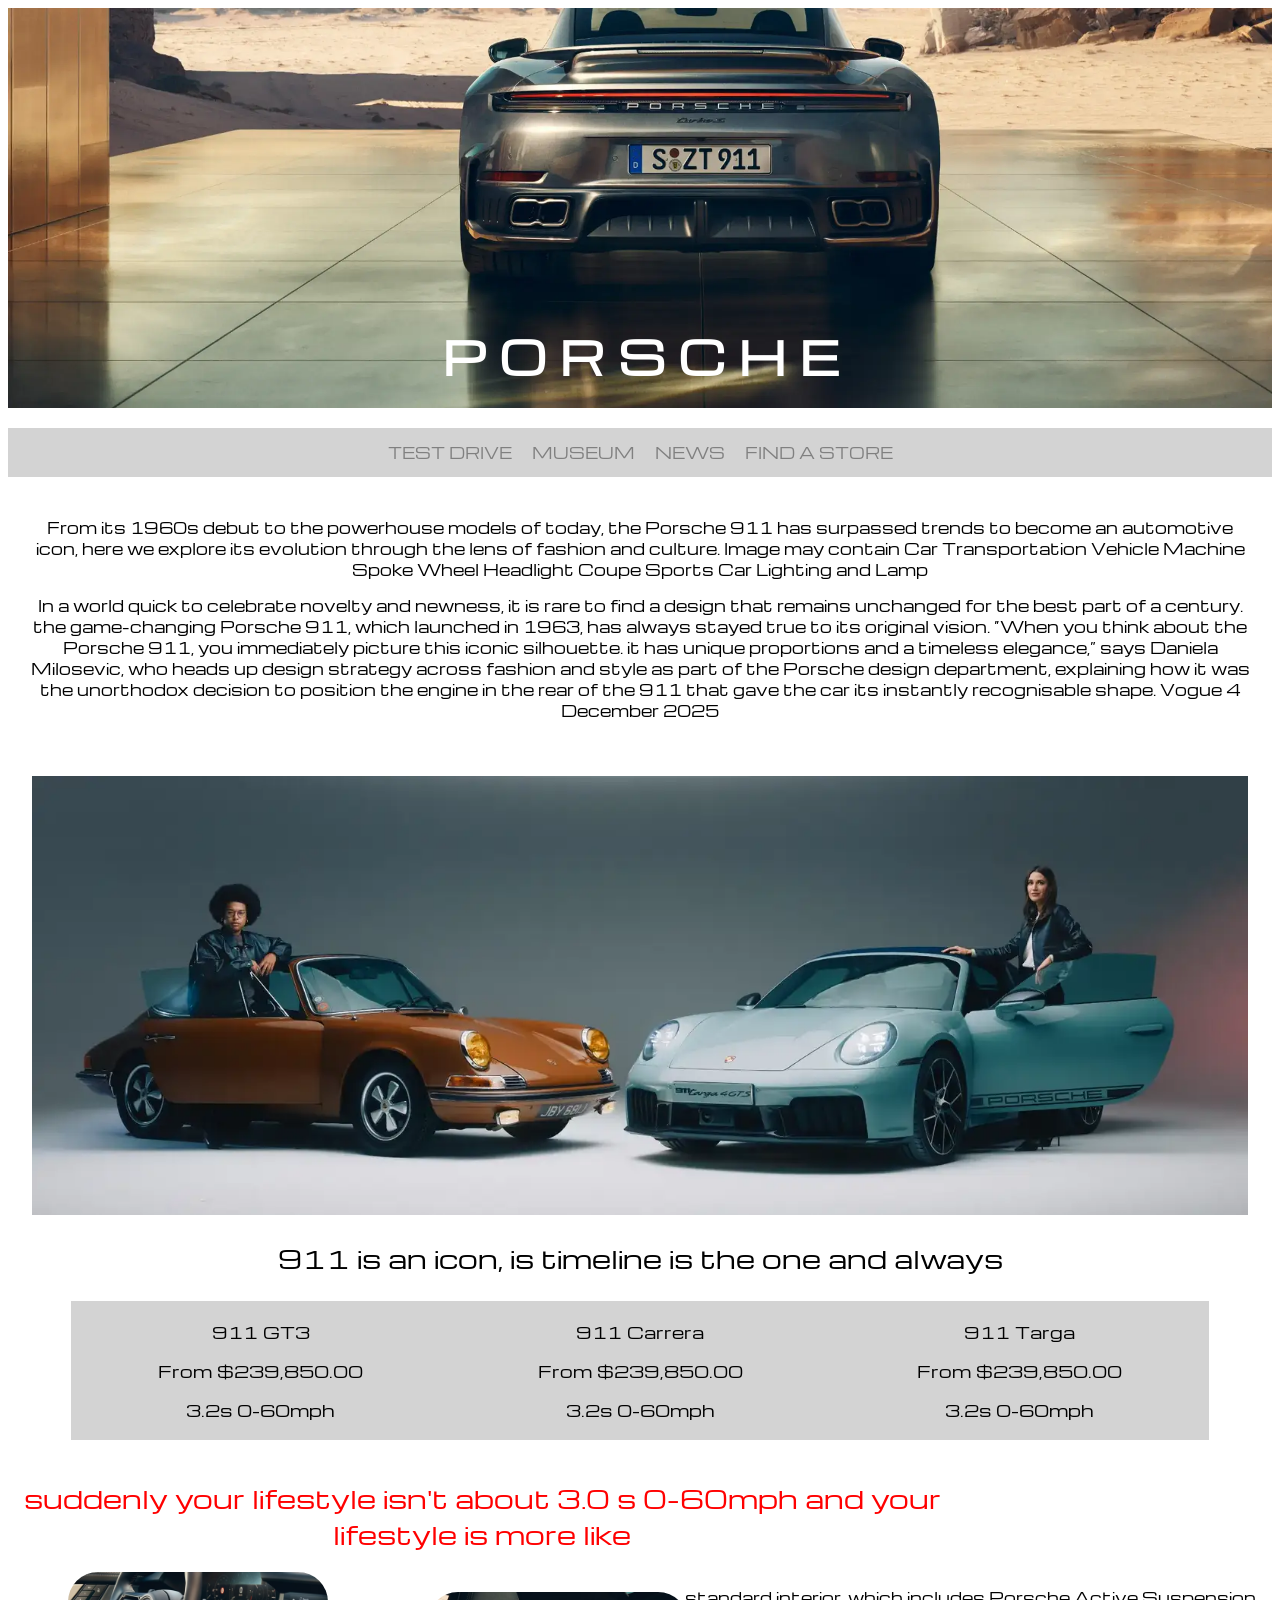
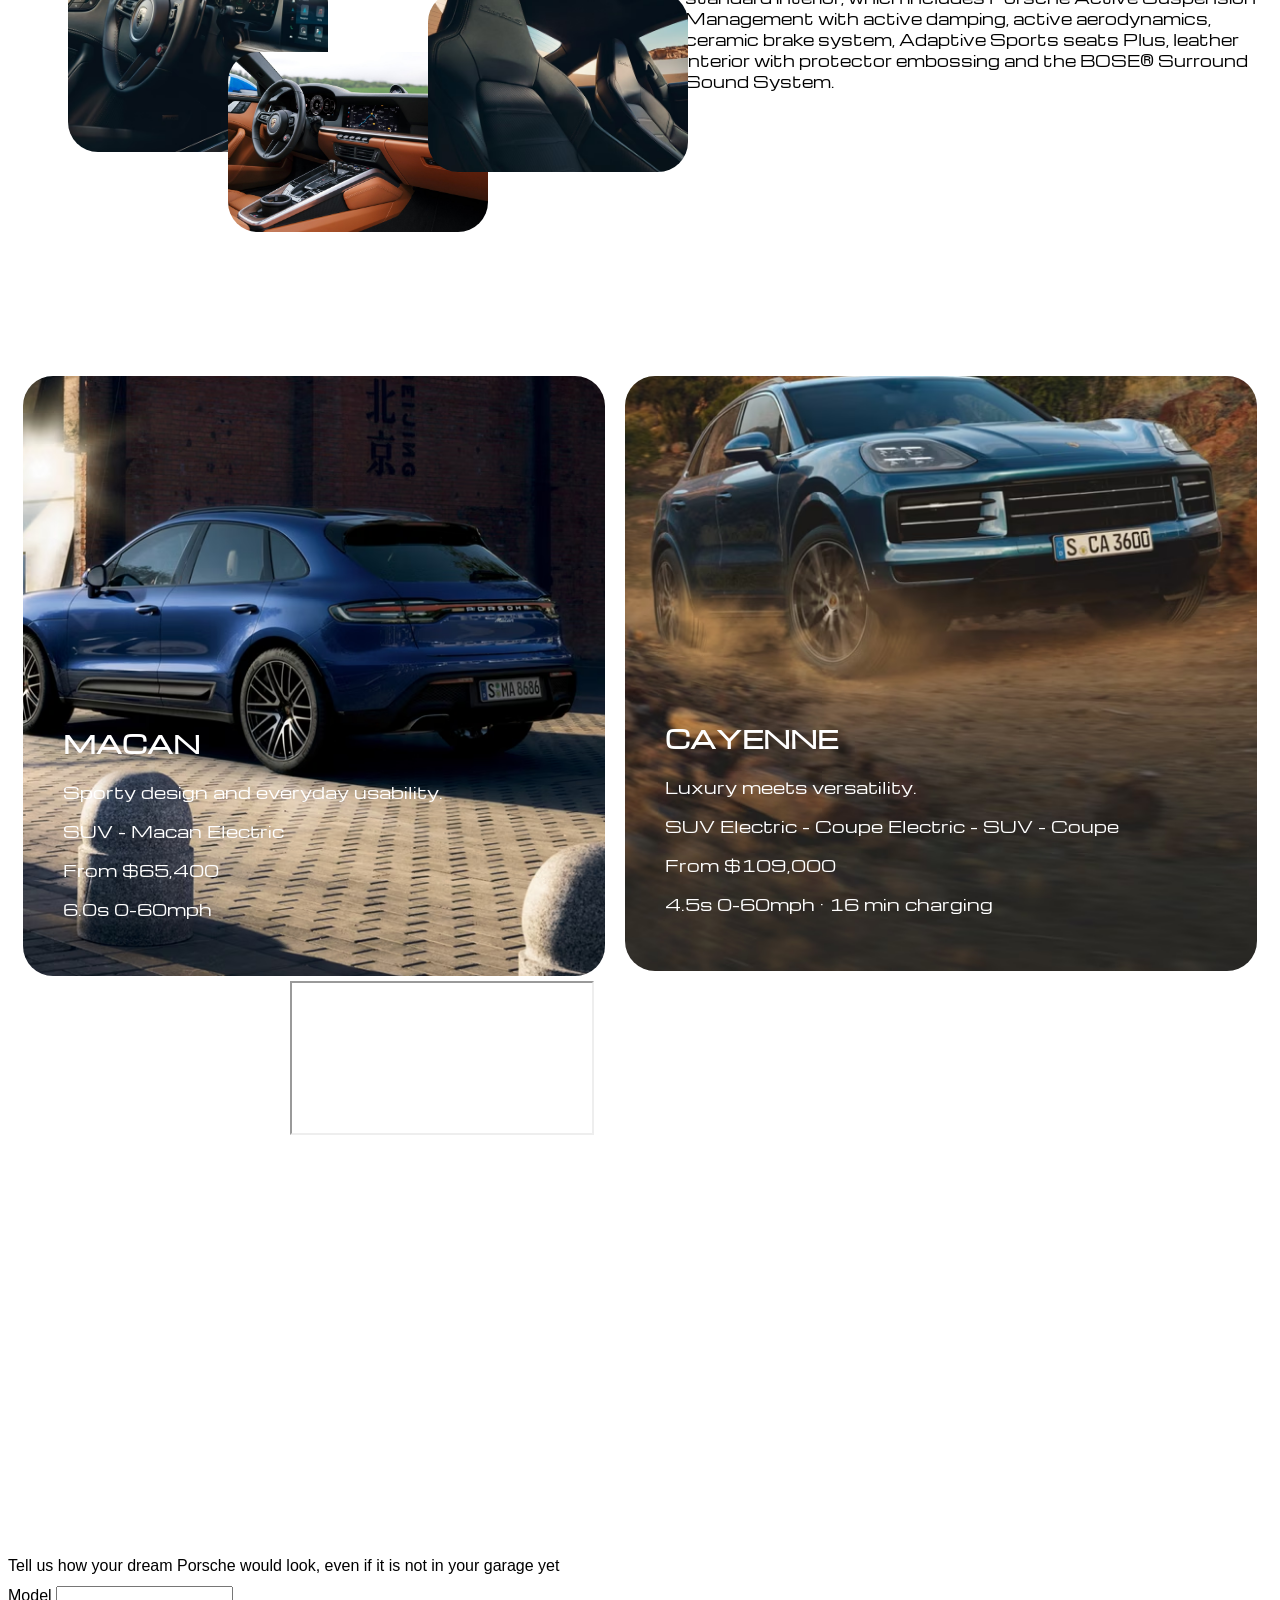
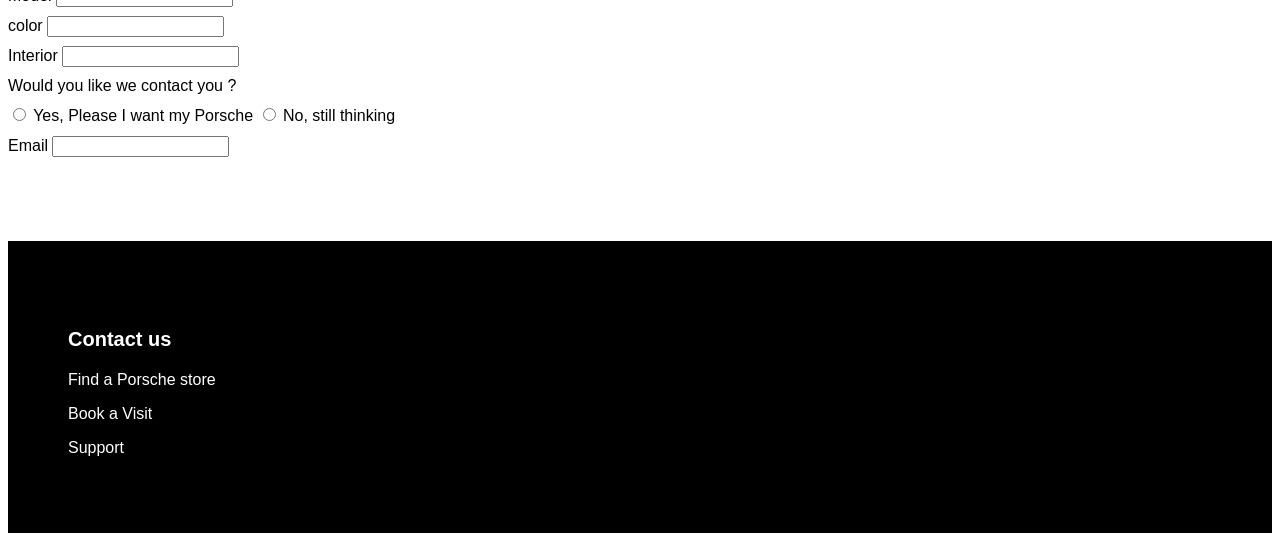
<file: index.html>
<!DOCTYPE html>
<html lang="en">

<head>
  <meta charset="UTF-8">
  <meta name="viewport" content="width=device-width, initial-scale=1.0">
  <title>porschelovers</title>
  <link rel="stylesheet" href="./css/style.css" />

</head>

<body class="finalproject">

  <div class="porsche">
    <h1 id="topfinal">P O R S C H E</h1>
  </div>


  <div class="topitems">
    <a class="test drive" href="#home">TEST DRIVE </a>
    <a href="html/museum.html">MUSEUM</a>
    <a href="#news">NEWS</a>
    <a href="html/findastore.html">FIND A STORE</a>
  </div>


  <div class="intro">
    From its 1960s debut to the powerhouse models of today, the Porsche 911 has surpassed trends to
    become an automotive icon, here we explore its evolution through the lens of fashion and culture.
    Image may contain Car Transportation Vehicle Machine Spoke
    Wheel Headlight Coupe Sports Car Lighting and Lamp

    <p>
      In a world quick to celebrate novelty and newness,
      it is rare to find a design that remains unchanged for the best part of a century.
      the game-changing Porsche 911, which launched in 1963, has always stayed true to its original vision.
      “When you think about the Porsche 911, you immediately picture this iconic silhouette. it has unique proportions
      and a timeless elegance,”
      says Daniela Milosevic, who heads up design strategy across fashion and style as part of the Porsche design
      department,
      explaining how it was the unorthodox decision to position the engine in the rear of the 911 that gave the car its
      instantly recognisable shape.
      Vogue 4 December 2025
    </p>
  </div>


  <img class="first" src="img/first.webp" alt="voguepicture">

  <p class="icon"> 911 is an icon, is timeline is the one and always</p>

  <article>
    <div class="container">
      <div class="GT3"> 911 GT3
        <p>From $239,850.00</p>
        <p1>3.2s 0-60mph</p1>
      </div>

      <div class="Carrera"> 911 Carrera
        <p>From $239,850.00</p>
        <p1>3.2s 0-60mph</p1>
      </div>

      <div class="targa"> 911 Targa
        <p>From $239,850.00</p>
        <p1>3.2s 0-60mph</p1>
      </div>
  </article>

  <div class="models">
    suddenly your lifestyle isn't about 3.0 s 0-60mph and your lifestyle is more like
  </div>

  <div class="interior">
    <img class="imgone" src="img/interior.avif" alt="interior">
    <img class="imgtwo" src="img/interiorcolor.jfif" alt="interiorcolor">
    <img class="imgthree" src="img/seats.avif" alt="seats">
  </div>

  <div class="textright">
    <p>standard interior, which includes Porsche Active Suspension
      Management with active damping, active aerodynamics,
      ceramic brake system, Adaptive Sports seats Plus, leather interior
      with protector embossing and the BOSE® Surround Sound System.
    </p>
  </div>

<div class="suvs">

    <div class="firstmodel">
        <img class="blue" src="img/macan.avif" alt="macan">

        <div class="macaninfo">
            <h2>MACAN</h2>
            <p>Sporty design and everyday usability.</p>
            <p>SUV - Macan Electric</p>
            <p>From $65,400</p>
            <p>6.0s 0-60mph</p>
        </div>
    </div>

    <div class="secondmodel">
        <img class="green" src="img/cayenne.avif" alt="cayenne">

        <div class="cayenneinfo">
            <h2>CAYENNE</h2>
            <p>Luxury meets versatility.</p>
            <p>SUV Electric - Coupe Electric - SUV - Coupe</p>
            <p>From $109,000</p>
            <p>4.5s 0-60mph · 16 min charging</p>
        </div>
    </div>

</div>

  <div class="video">
    <iframe src="https://www.youtube.com/embed/IyYB0nlSMFE?si=cgIBkVnukP4LBjOP" title="Porsche 911 tribute"
      allowfullscreen="accelerometer; autoplay; clipboard-write; encrypted-media; gyroscope; picture-in-picture; web-share"
      referrerpolicy="strict-origin-when-cross-origin" allowfullscreen></iframe>
  </div>


  <form>
    <label for="looks">Tell us how your dream Porsche would look, even if it is not in your garage yet </label>
    <br> Model <input type="text">
    <br> color <input type="text">
    <br> Interior <input type="text">
    <br> Would you like we contact you ?
    <br> <input type="radio"> Yes, Please I want my Porsche
    <input type="radio"> No, still thinking
    <br> Email <input type="text">
  </form>

 <footer>
   <div class="footer">
      <h4>Contact us</h4>
      <p>Find a Porsche store</p>
      <p>Book a Visit</p>
      <p>Support</p>  
    </div>
 </footer>





</body>

</html>
</file>
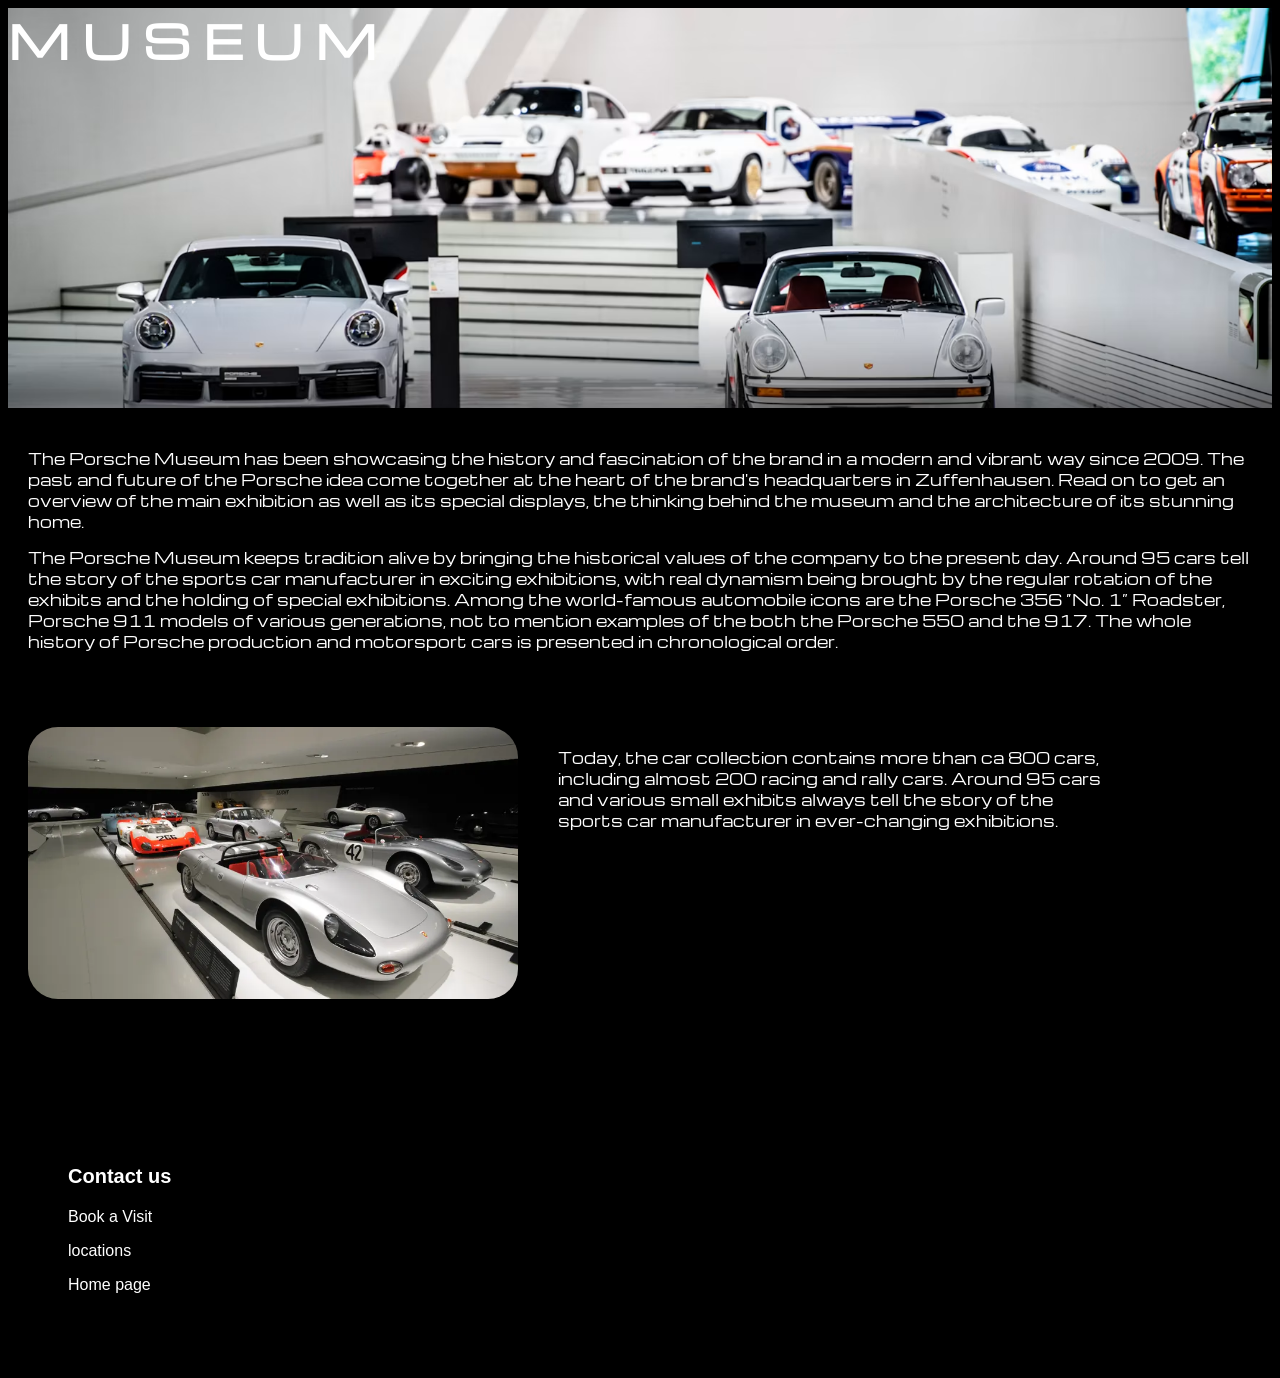
<file: html/museum.html>
<!DOCTYPE html>
<html lang="en">
<head>
    <meta charset="UTF-8">
    <meta name="viewport" content="width=device-width, initial-scale=1.0">
    <title>museum</title>
   <link rel="stylesheet" href="../css/style.css" />


</head>
<body class="museum">
    
 <div class="Mtop">
    <h1 id="name">M U S E U M</h1>
  </div>


  <div class=" about">
   The Porsche Museum has been showcasing the history and
   fascination of the brand in a modern and vibrant way since 2009. 
   The past and future of the Porsche idea come together at the heart
   of the brand's headquarters in Zuffenhausen. Read on to get an 
   overview of the main exhibition as well as its special displays, 
   the thinking behind the museum and the architecture of its stunning home.

   <p>The Porsche Museum keeps tradition alive by bringing the historical
     values of the company to the present day. Around 95 cars tell the 
     story of the sports car manufacturer in exciting exhibitions, with
      real dynamism being brought by the regular rotation of the exhibits
       and the holding of special exhibitions. Among the world-famous 
       automobile icons are the Porsche 356 “No. 1” Roadster, Porsche
        911 models of various generations, not to mention examples of 
        the both the Porsche 550 and the 917. The whole history of Porsche
         production and motorsport cars is presented in chronological order.
        </p>
  </div> 

<div class="bloque">

  <div class="firstmuseum"> 
    <img class="collection" src="../img/collection.webp" alt="collection">
  </div>

  <div class="description">
    <p>
      Today, the car collection contains more than ca 800 cars, 
      including almost 200 racing and rally cars. Around 95 cars and 
      various small exhibits always tell the story of the sports car 
      manufacturer in ever-changing exhibitions. 
    </p>
  </div>
</div>

<footer>
   <div class="footer">
      <h4>Contact us</h4>
      <p>Book a Visit</p>
      <p>locations</p>
      <p>Home page</p> 
    </div>
 </footer>



</body>
</html>
</file>
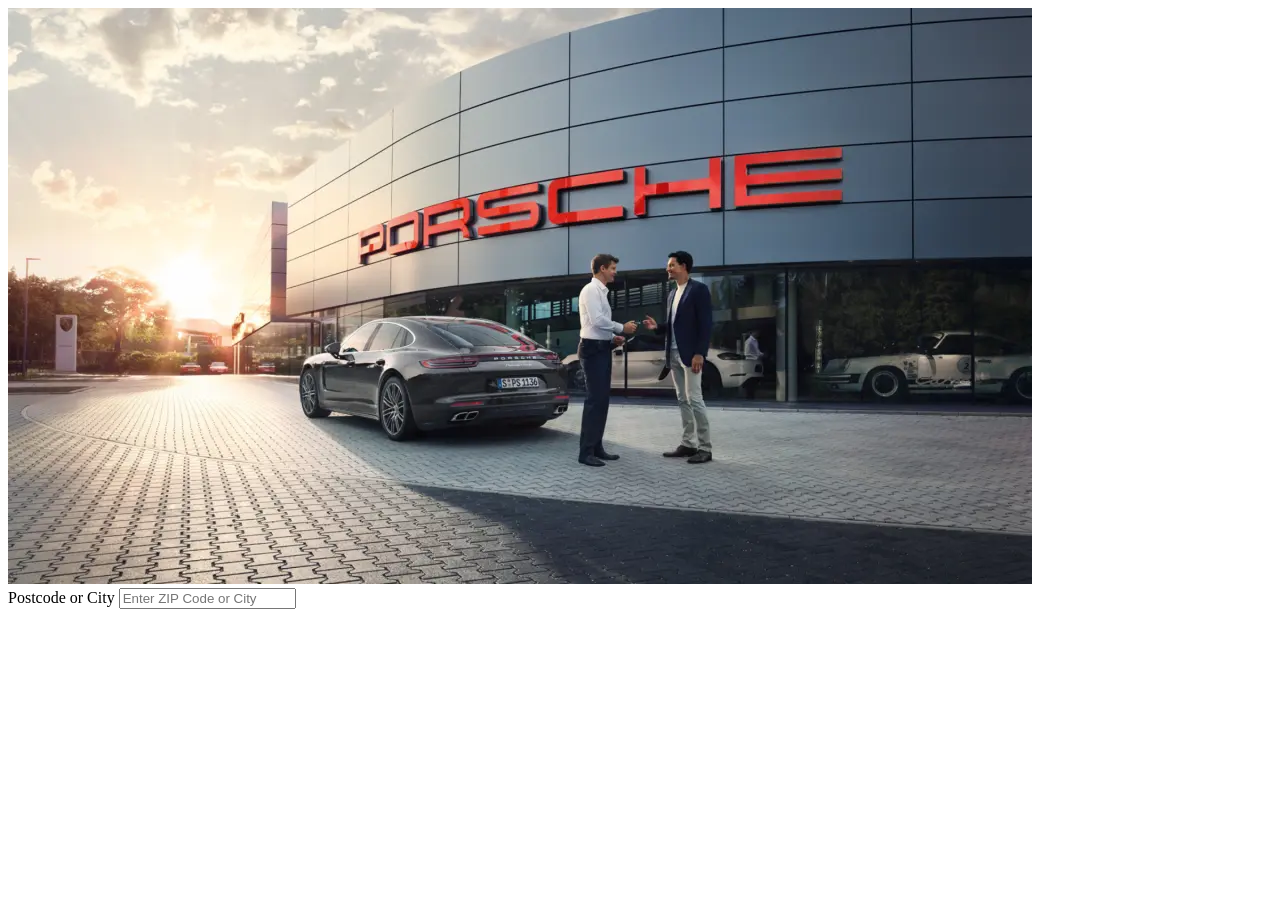
<file: html/testdrive.html>
<!DOCTYPE html>
<html lang="en">
<head>
    <meta charset="UTF-8">
    <meta name="viewport" content="width=device-width, initial-scale=1.0">
    <title>Test-drive</title>
</head>
<body>


    <img src="../img/testdrive.webp" alt="testdrive">

     <form class="searchform">
    <label for="location">Postcode or City</label>

    <input
        type="text"
        id="location"
        name="location"
        placeholder="Enter ZIP Code or City">

</form>
</form>




    
</body>
</html>
</file>
<file: css/style.css>
@import url('https://fonts.googleapis.com/css2?family=Michroma&display=swap');



#topfinal {
    font-family: "michroma";
    text-align:center;
    align-items:end;
    font-size: 45px;
    color: white;
    margin: 0;
    padding-bottom: 20px;
}

div.porsche{
    background-image: url('../img/car.webp');
    background-repeat: no-repeat;
    background-size: cover;
    height: 400px;
    display: flex;
    justify-content: center;
    align-items: flex-end; 
}

.topitems {
    display: flex;
    justify-content: center;    
    gap: 20px;
    margin: 20px auto;
    color: white;
    font-family: "michroma";
    background-color: lightgray;
    text-align: center;
    text-decoration: none;
    padding: 14px 16px;
    font-size: 15px;
}

.topitems a {
    color: grey;
    text-decoration: none;
    
}
.topitems a:hover {
    background-color: grey;
    color: white;
}

.topimg {
    display: block;
}

.video {
    width: 80%;
    max-width: 700px;
    aspect-ratio: 16/9;
    margin:5px auto;
    overflow: hidden;
    padding-bottom: 10%;
}

article { 
    align-items: center;
    text-align: center;
}

img.first {
    width: 95vw;
    height: auto;
    display: block;
    margin: 10px auto;
}

div.intro {
    text-align: center;
    font-family: "michroma";
    margin: 20px auto;
    padding: 20px;
    font-size: 15px;
}

p.icon {
    font-family: "michroma";
    text-align: center;
    font-size:25px;
}
    
.container {
    display: grid;
    grid-template-columns: 30% 30% 30%;
    justify-content: center;
}



div.GT3 {
    font-family: "michroma";
    grid-column: 1;
    background-color:lightgray;
    padding-top: 5%;
    padding-bottom: 5%;
}


div.Carrera {
    grid-column: 2;
    display: flex;
    background-color: lightgray;
    font-family: "michroma";
    display: inline-block;padding-top: 5%;
    padding-bottom: 5%;
}

div.targa {
     grid-column: 3;
    display: flex;
    font-family: "michroma";
    background-color: lightgray;
    display: inline-block;padding-top: 5%;
    padding-bottom: 5%;
}

div.models {
    font-family: "michroma";
    color: red;
    text-align: center;
    font-size: 25px ;
    margin-top: 40px;
    width: 75%;
}


div.interior{
    display:inline-block;
    position:relative;
    width: 35%;
    height: 420px;
    margin-left: 20px;
}

.interior img {
    width: 260px;
    height: 180px;
    object-fit: cover;
    border-radius: 30px;
    position: absolute;
}

.imgone {
    top: 20px;
    left: 40px; 
}

.imgtwo {
    top: 100px;
    left: 200px; 
}

.imgthree {
    top: 40px;
    left: 400px;   
}

.textright {
    width: 48%;
    font-size: 15px;
    font-family: "michroma";
    margin-bottom: 20px;
    margin-top: 20px;
    float: right;
}

.textright p {
    margin-left: 20px;
}

.suvs {
    display: flex;
    gap: 20px;  
    justify-content: center;
    width: 100%;
}

div.firstmodel {
    width: 46%;
    height: 600px;
    overflow: hidden;
    border-radius: 30px;
    position: relative;
}


.firstmodel img {
    width: 100%;
    height: 100%;
    object-fit: cover;
    display: block;
}

div.secondmodel {
    width: 50%;
    height: 595px;
    overflow: hidden;
    border-radius: 30px;
    position: relative;
}

.secondmodel img {
    width: 100%;
    height: 100%;
    object-fit: cover;
    display: block;
}

div.macaninfo {
    color:white;
    position: absolute;
    bottom: 40px;
    left: 40px;
    font-family: "michroma";
}

div.cayenneinfo {
    color:white;
    position: absolute;
    bottom: 40px;
    left: 40px;
    font-family: "michroma";
}

footer {
    background-color: black;
    color: white;
    padding: 60px;
    margin-top: 80px;
    font-family: helvetica;
}

footer h4 {
    font-size: 20px;
    margin-bottom: 20px;
}

.footer p:hover {
    background-color: grey;
    color: red;
    display: inline-block;
}


form {
    font-family: Arial, Helvetica, sans-serif;
    line-height: 30px;
    margin-top: 50px;
}



.museum {
    background-color: black;
    color: white;
}

#name {
    font-family: "michroma";
    text-align:center;
    align-items:end;
    font-size: 45px;
    color: white; 
    margin: 0;
    padding-bottom: 20px;
}


div.Mtop {
    background-image: url(../img/museumtop.avif);
    background-repeat: no-repeat;
    background-size: cover;
    height: 400px;
    display: flex;
    font-family: "michroma";
    color: white;
}

div.about {
    text-align:left;
    font-family: "michroma";
    margin: 20px auto;
    padding: 20px;
    font-size: 15px;
    color: white;
}


.firstmuseum {
    width: 40%;
    overflow: hidden;
    
}

.collection {
    display: block;
    width: 100%;
    border-radius: 30px;
}

.description {
    width: 45%;
    font-size: 15px;
    font-family: "michroma";
    margin-bottom: 20px; 
    margin-top: 20px;
    color: white;
} 

.description p {
   margin: 0;
}

.bloque {
    display: flex;
    align-items: flex-start;
    gap: 40px;
    margin: 40px 20px;
}
</file>
